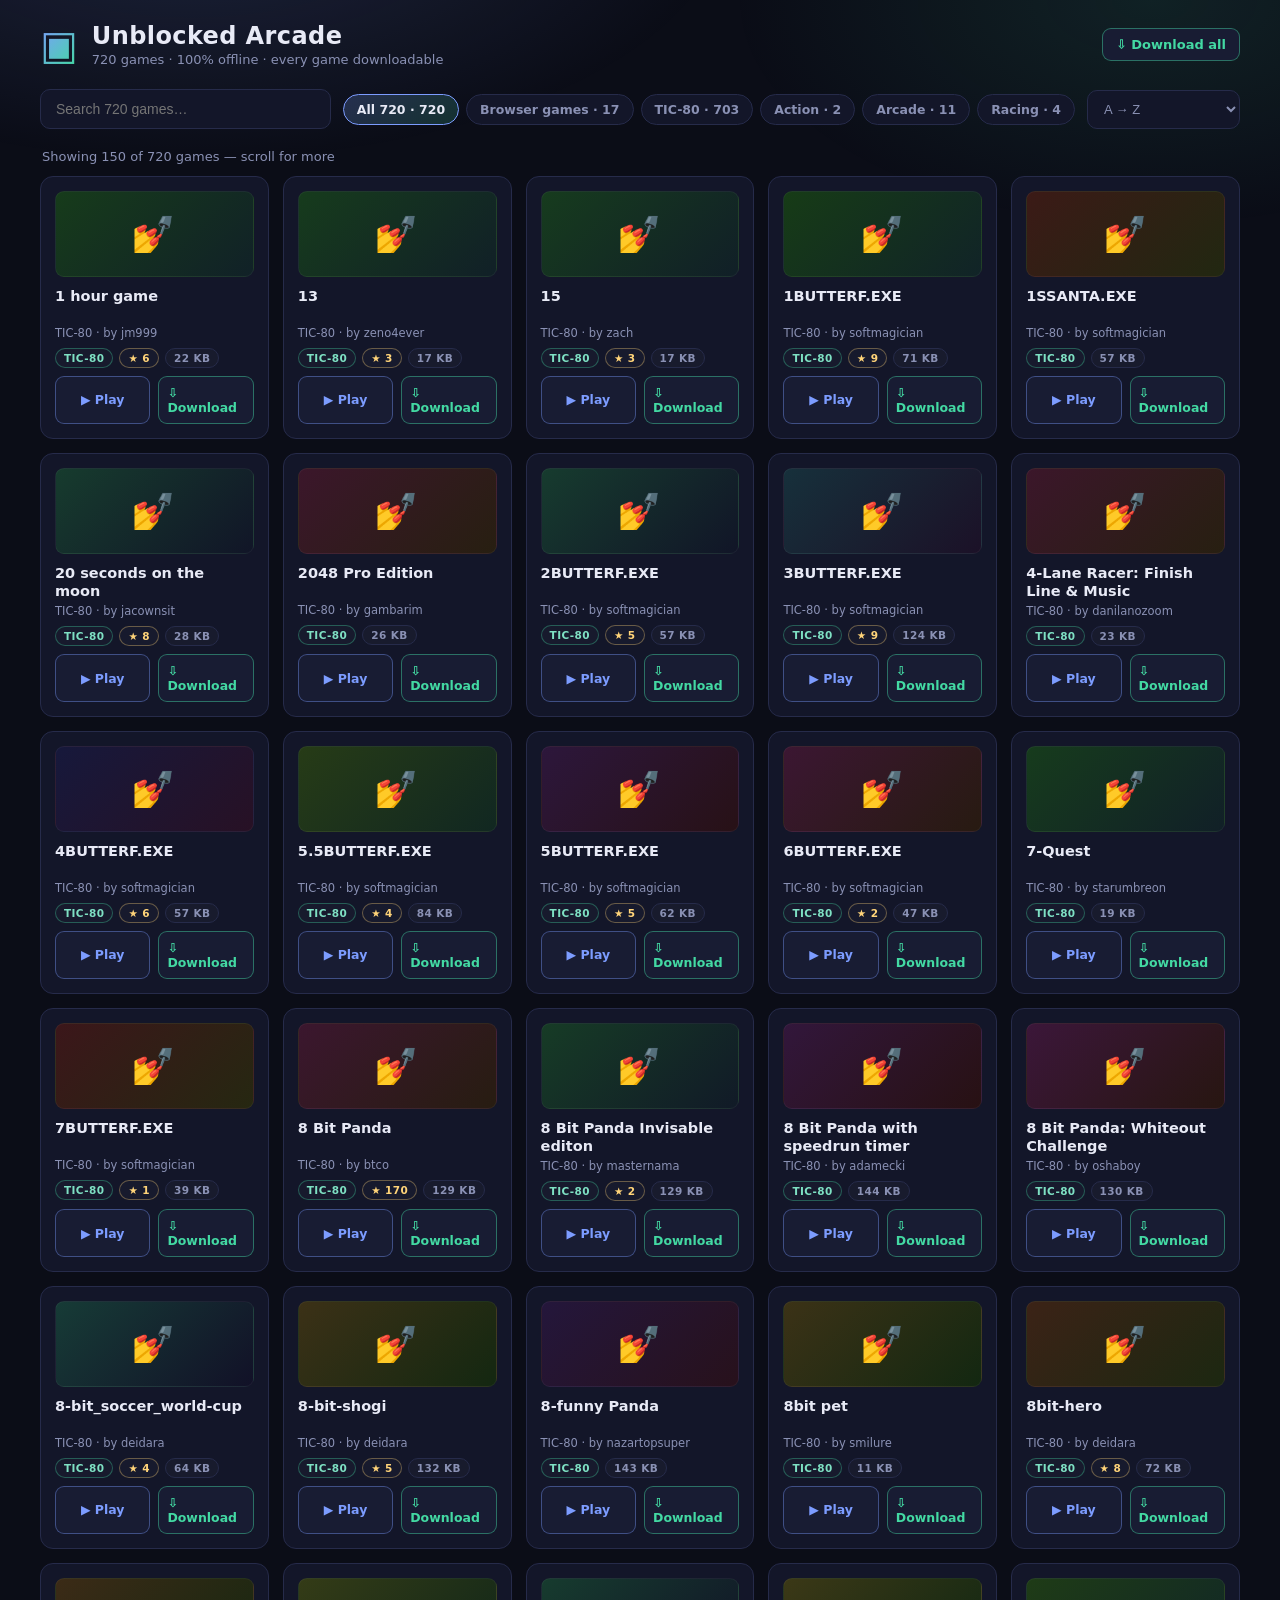
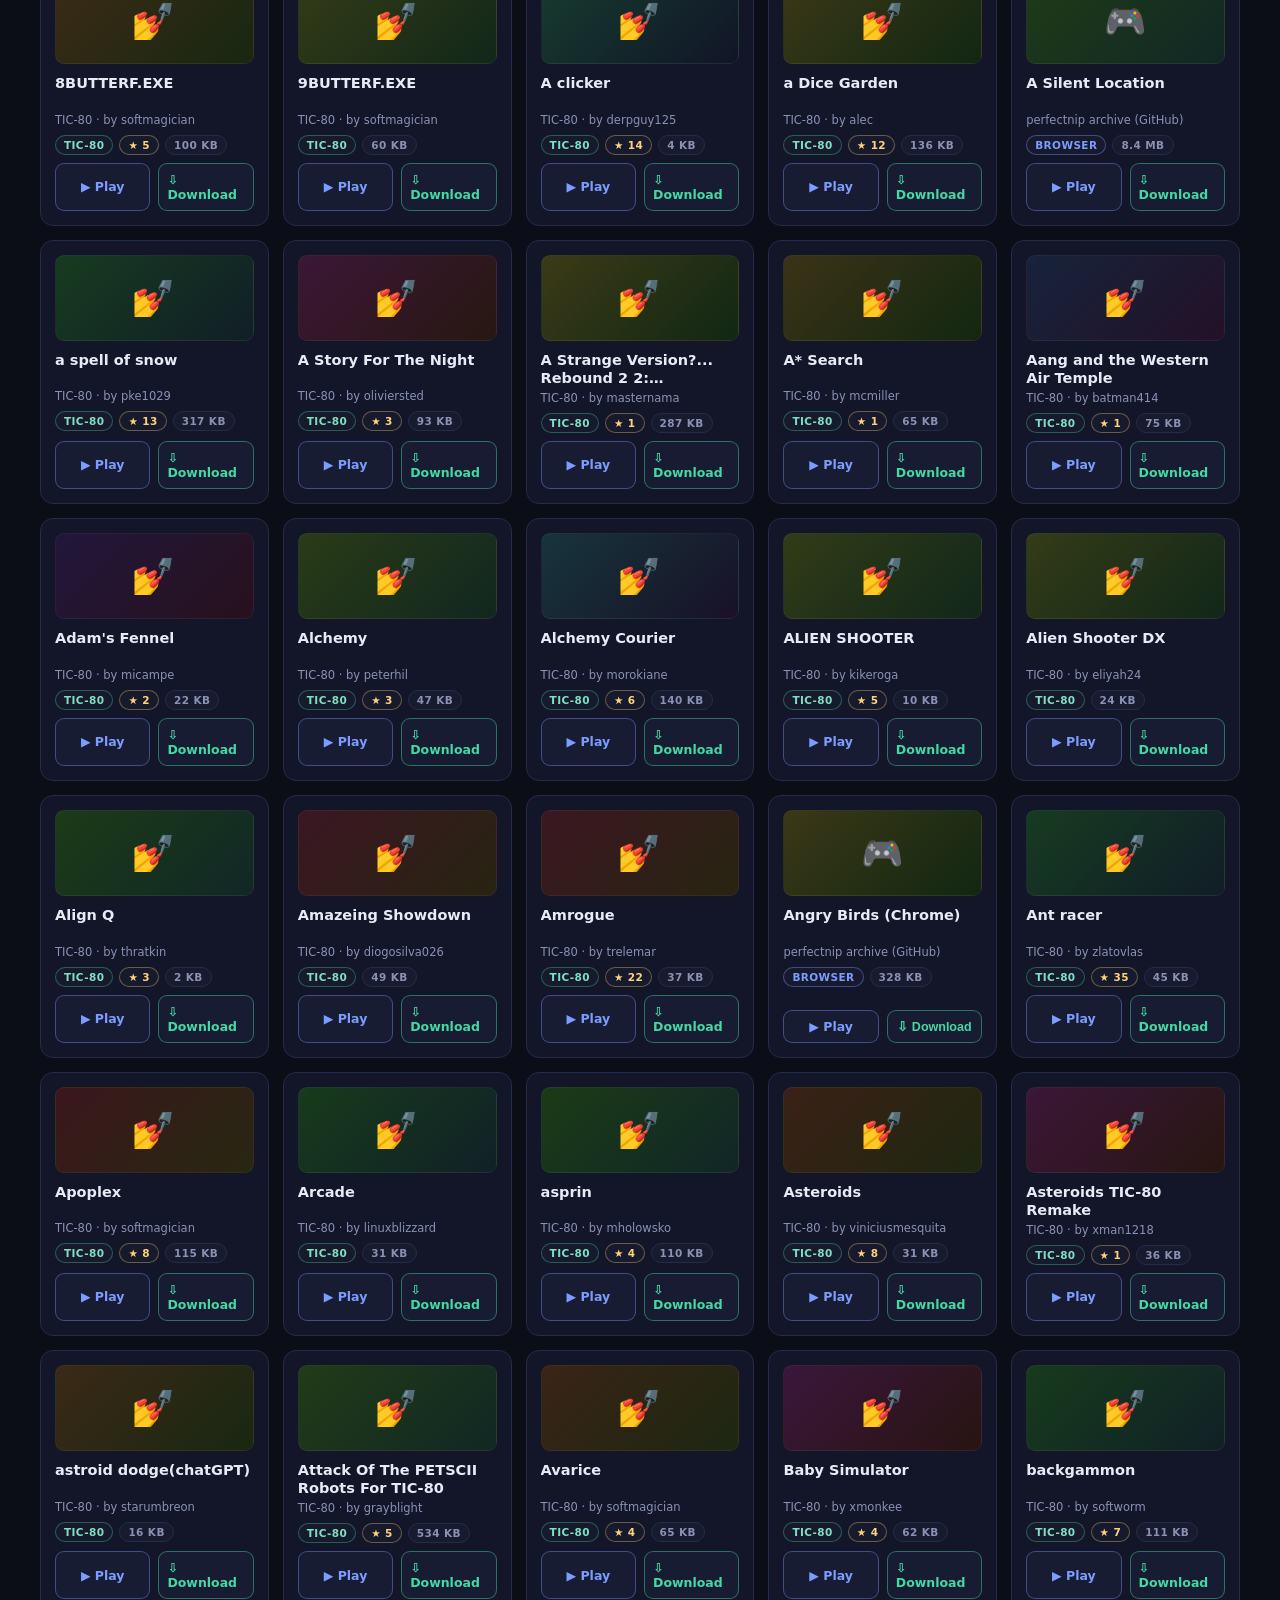
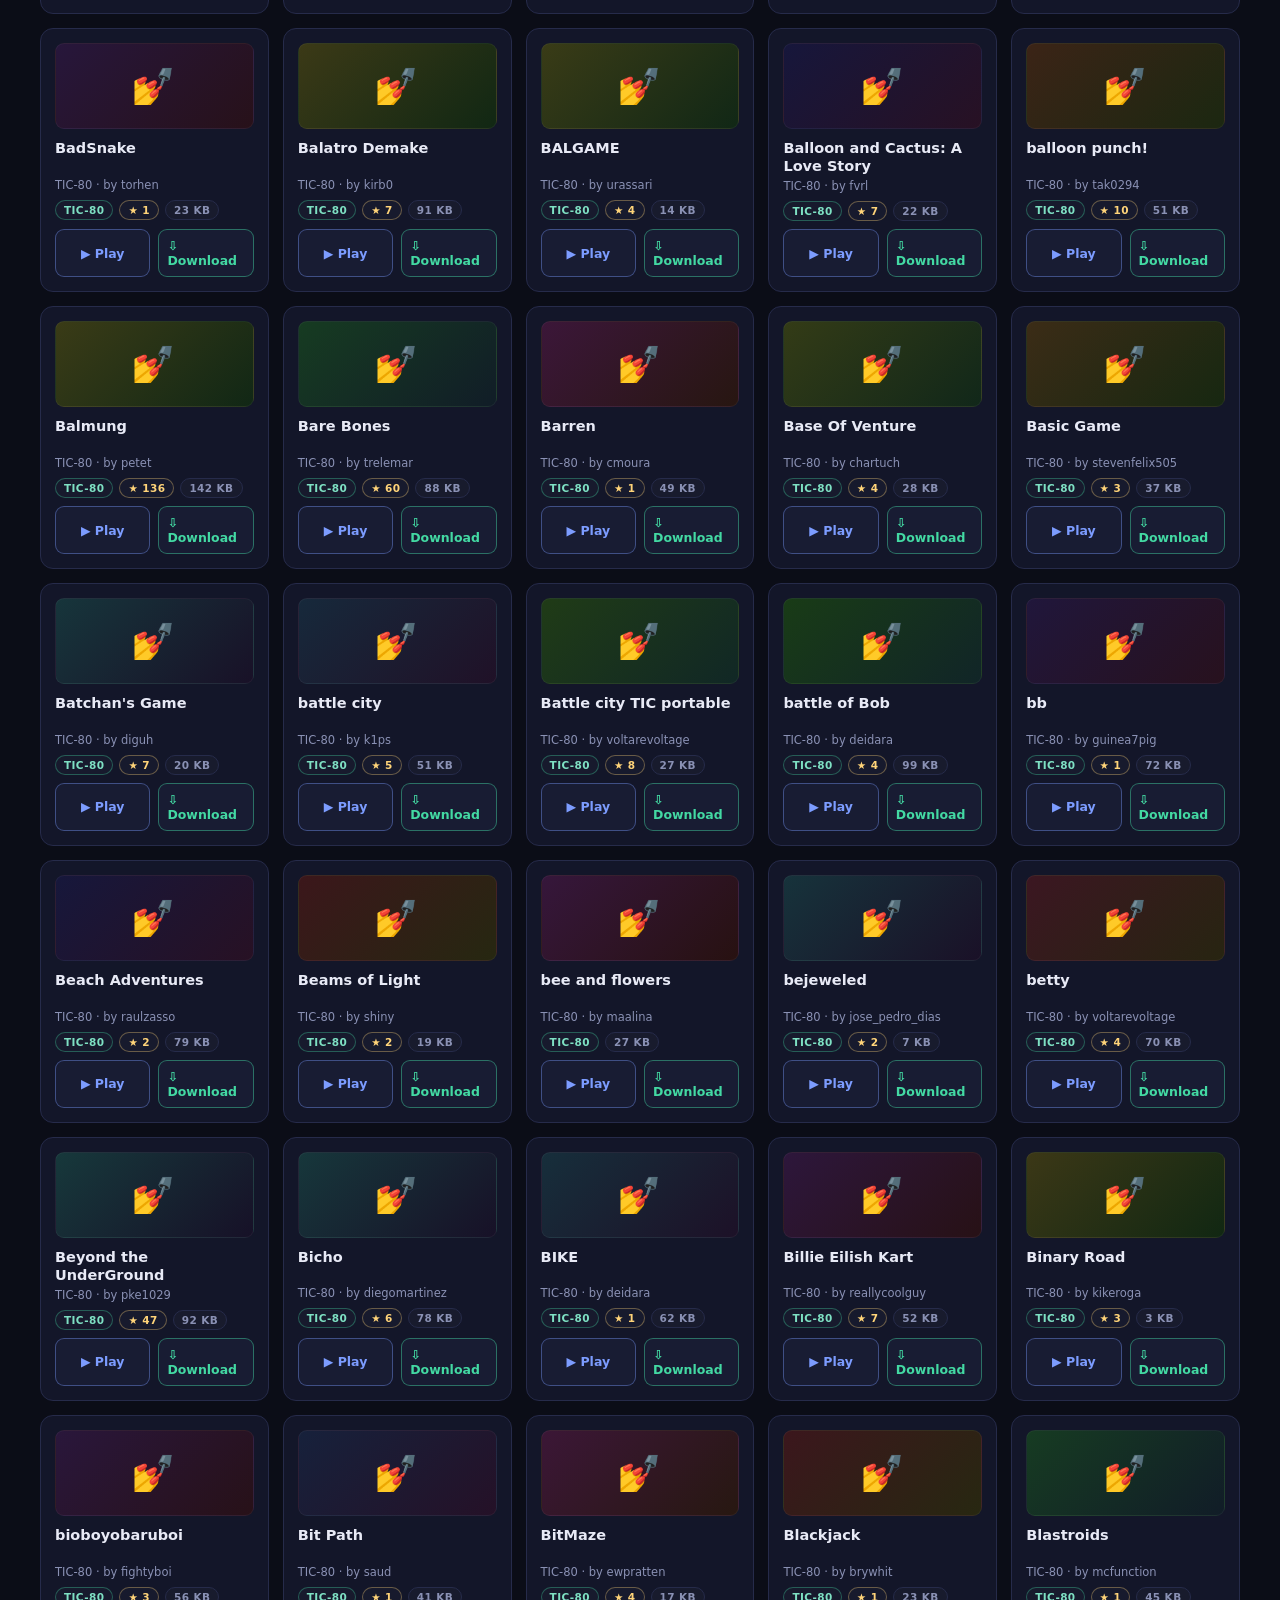
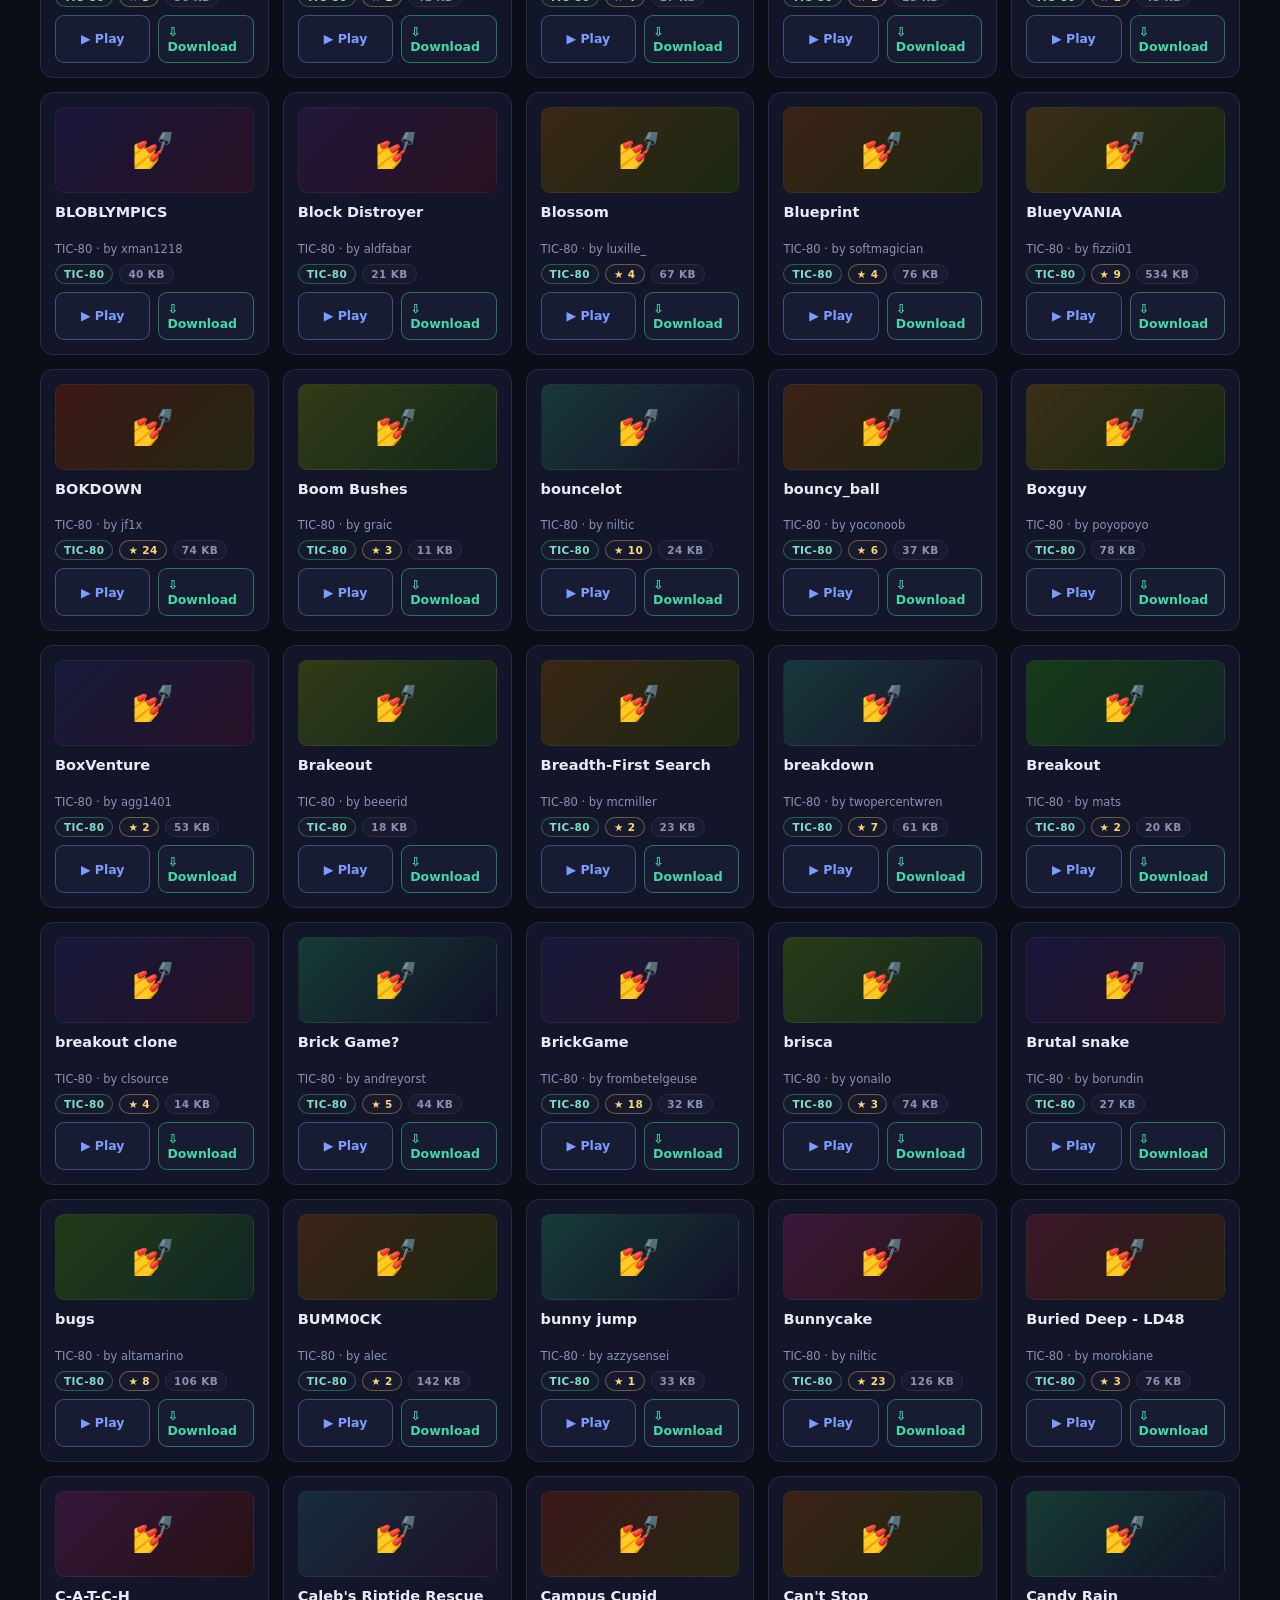
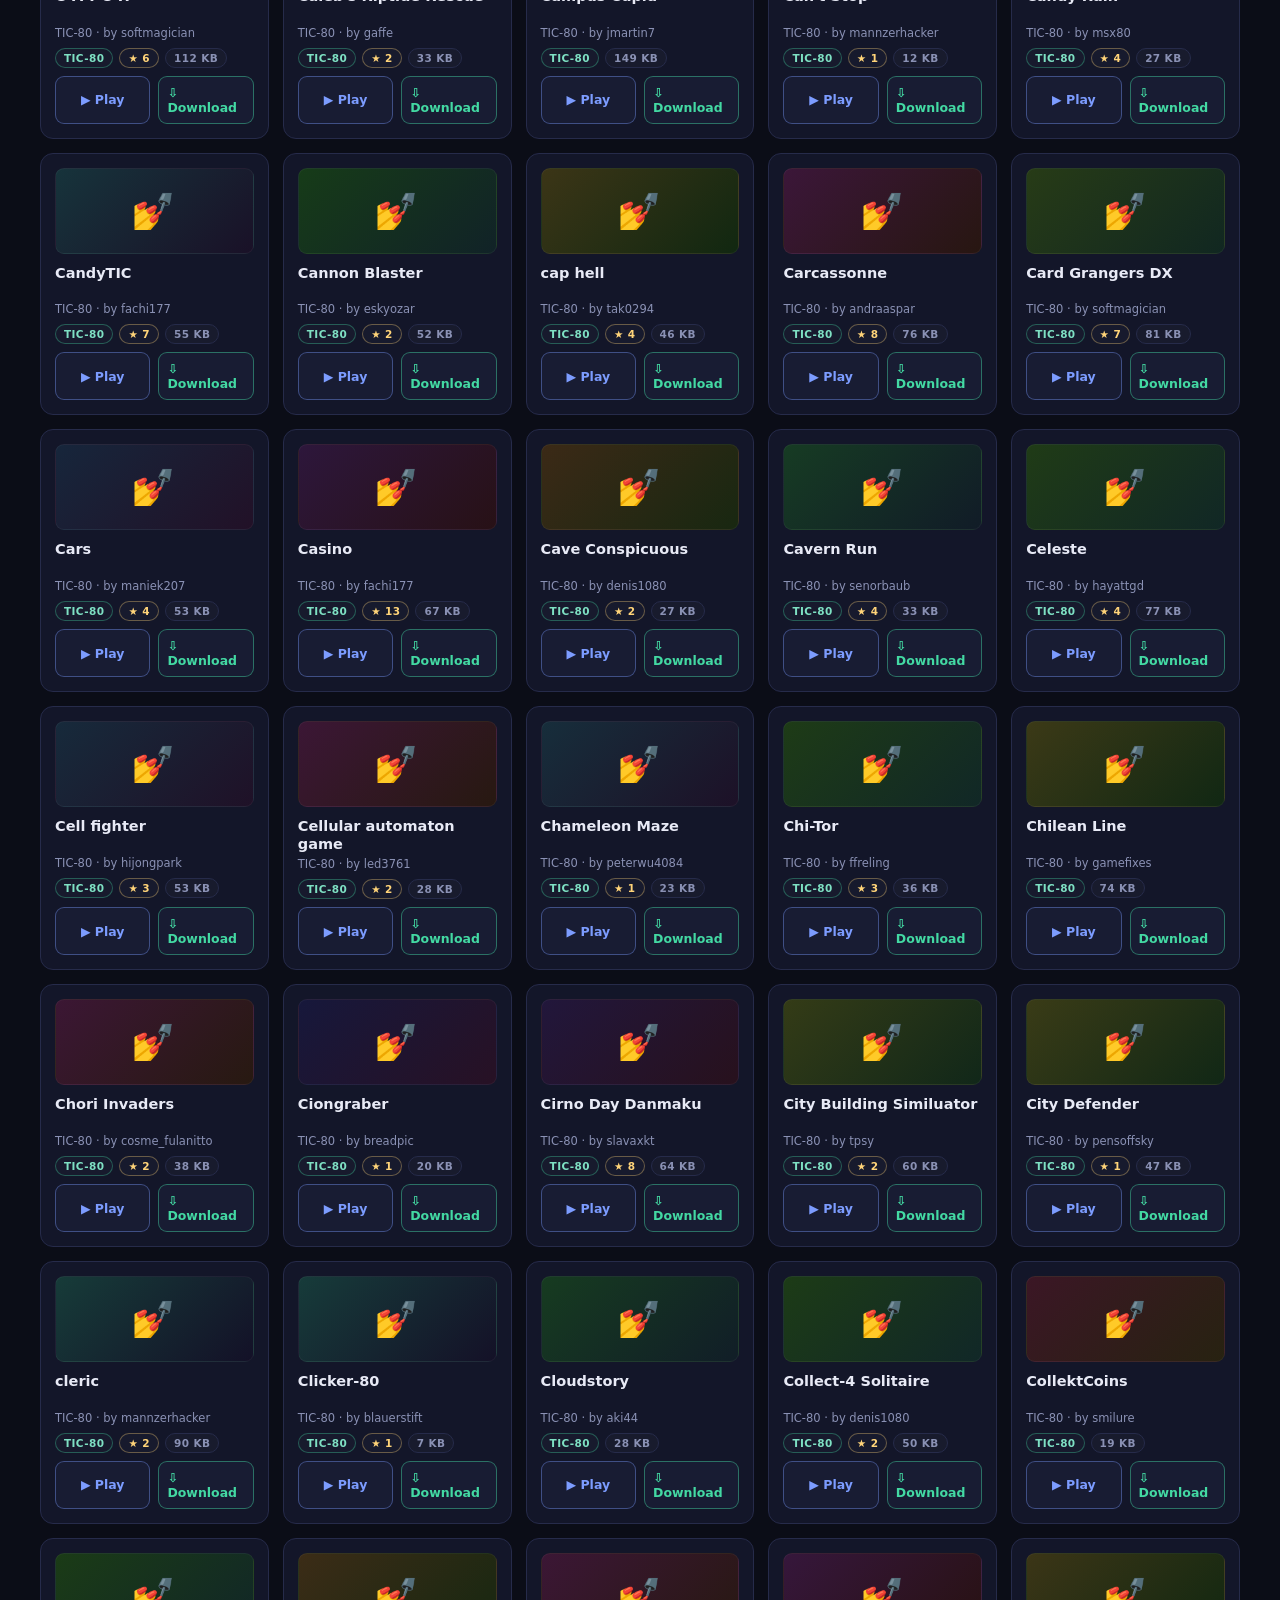
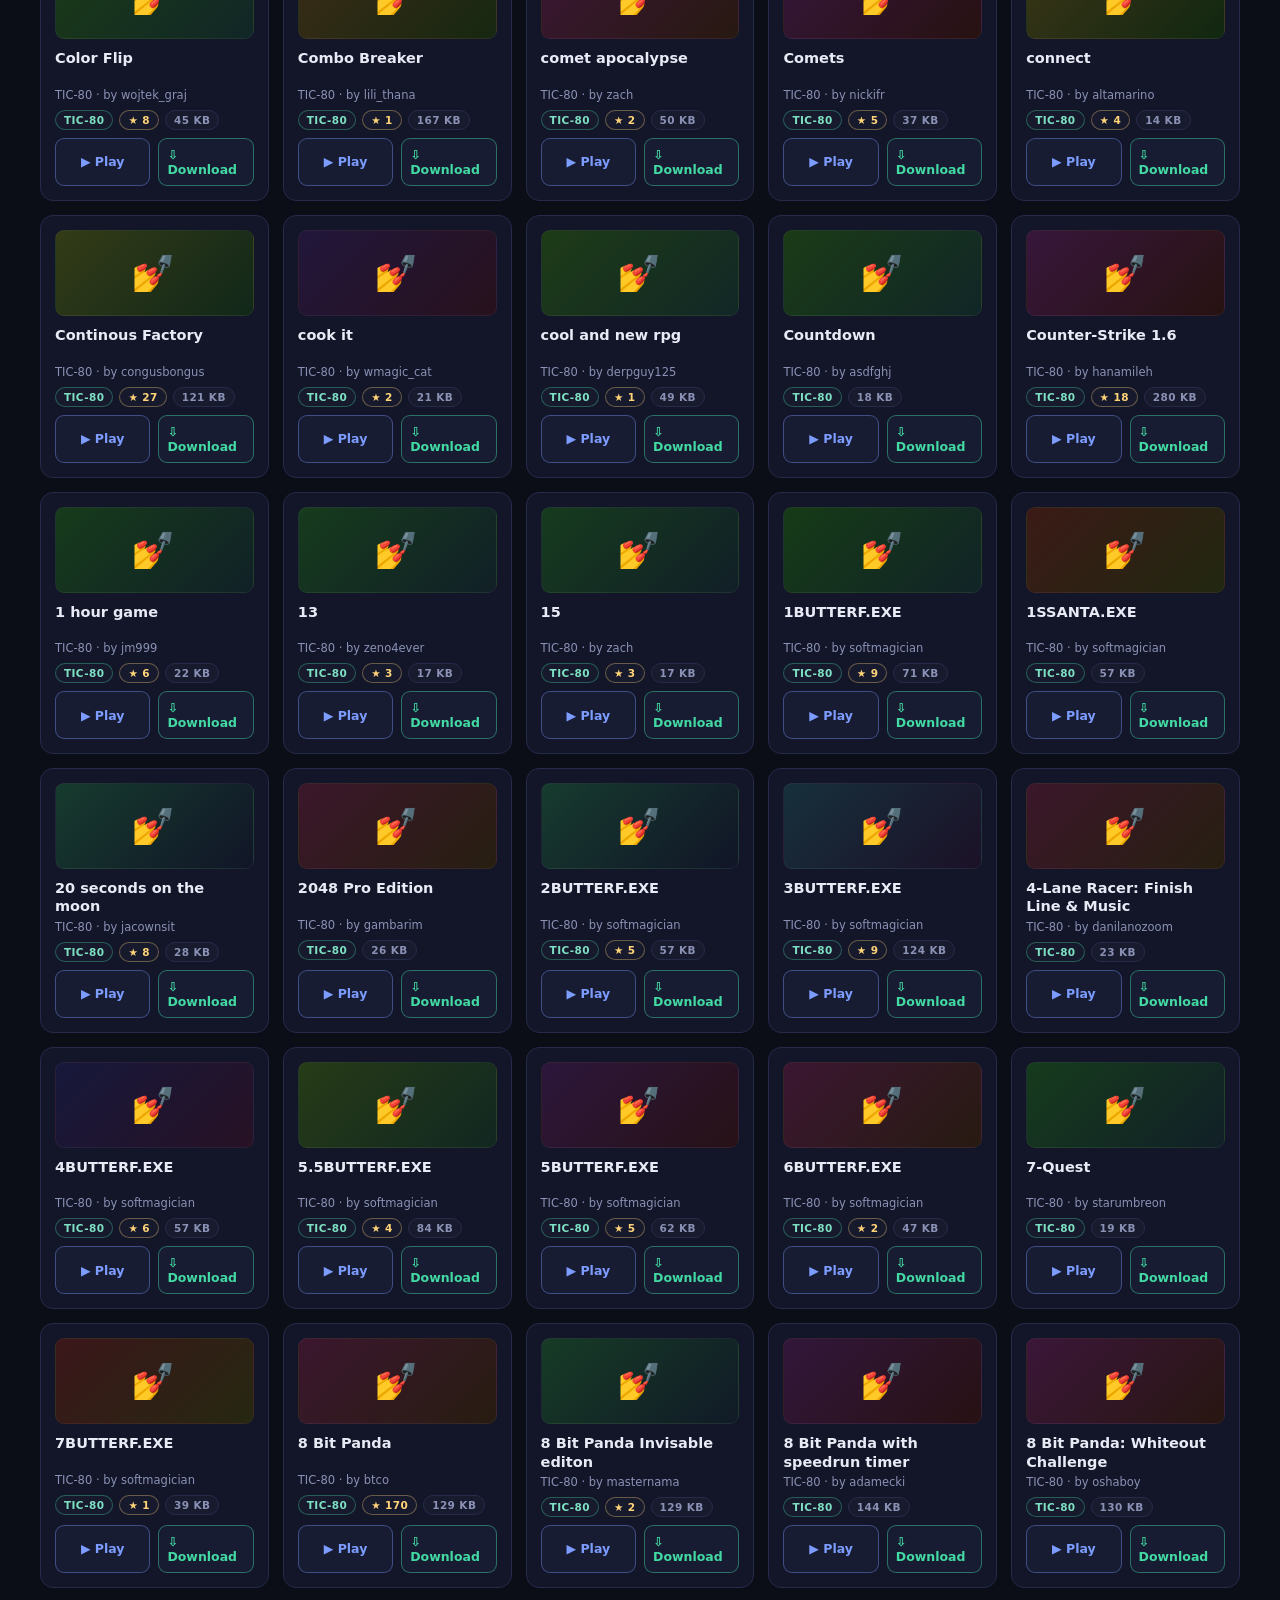
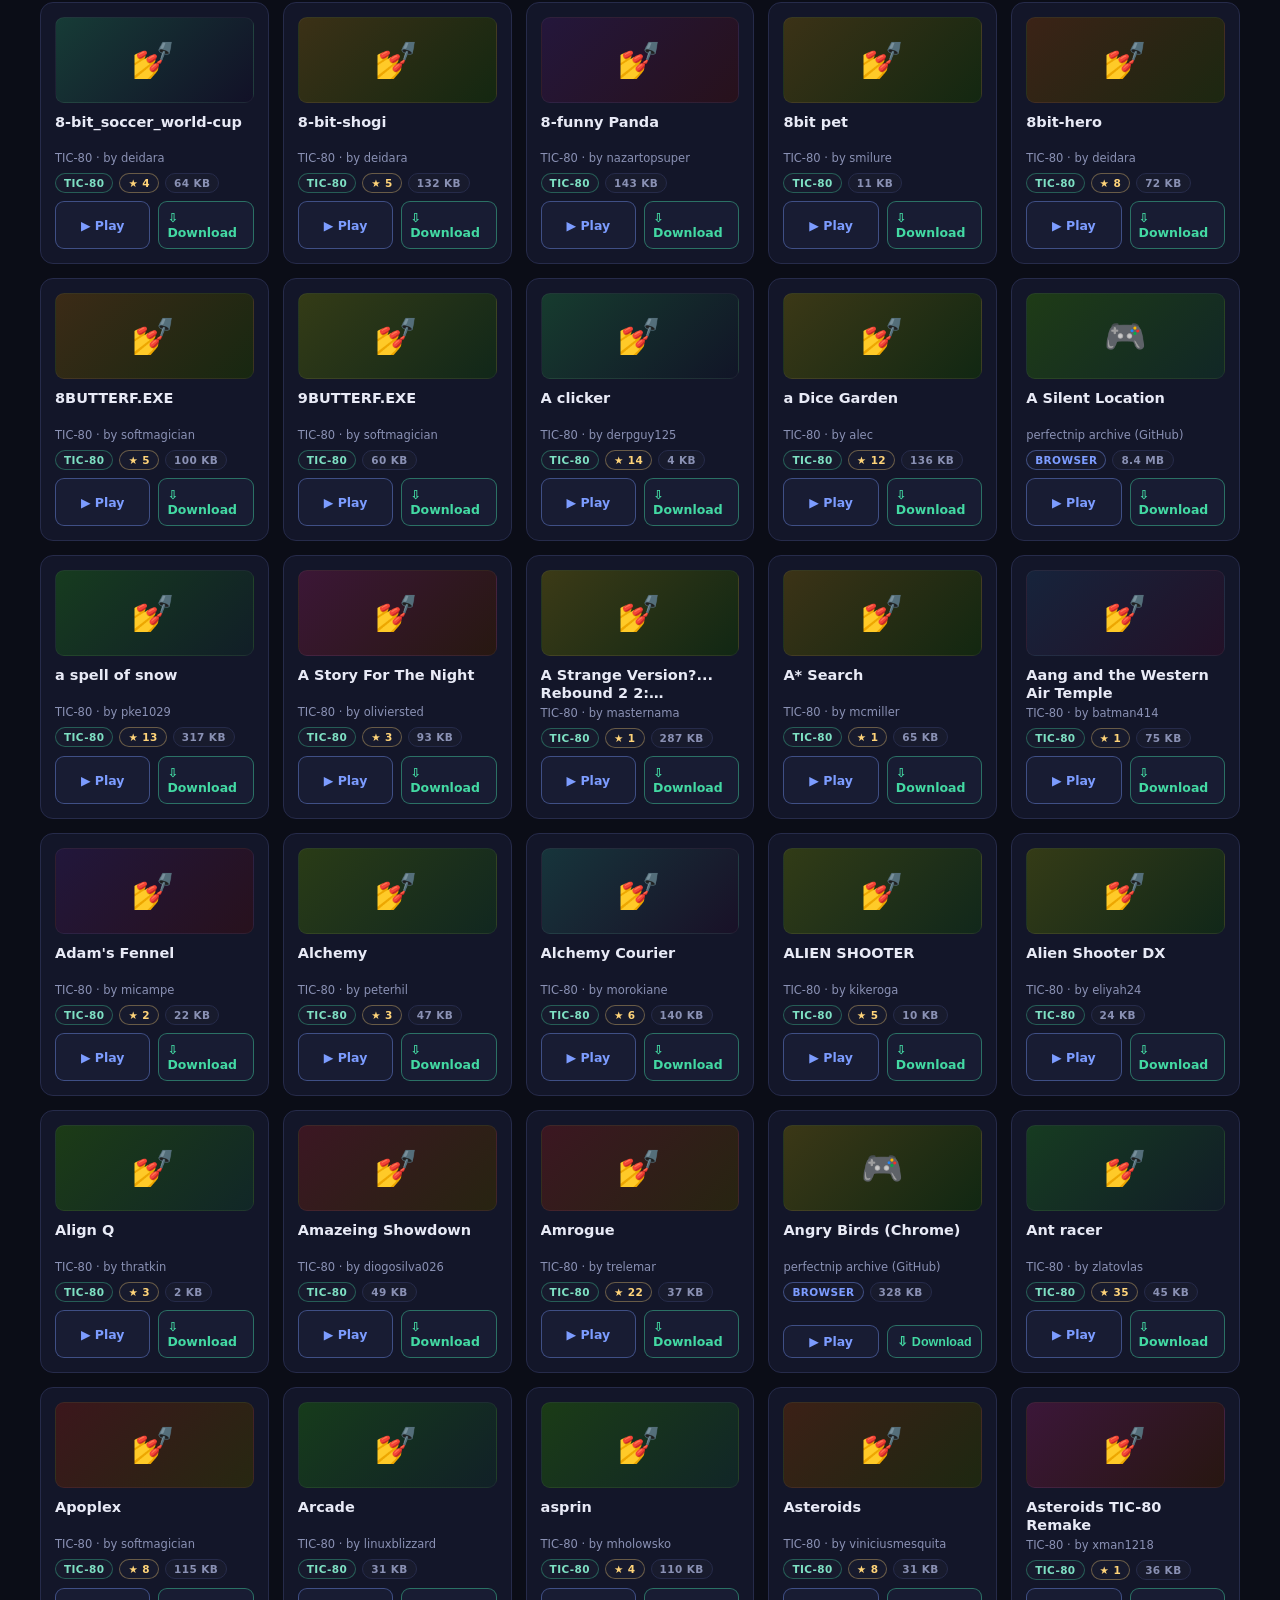
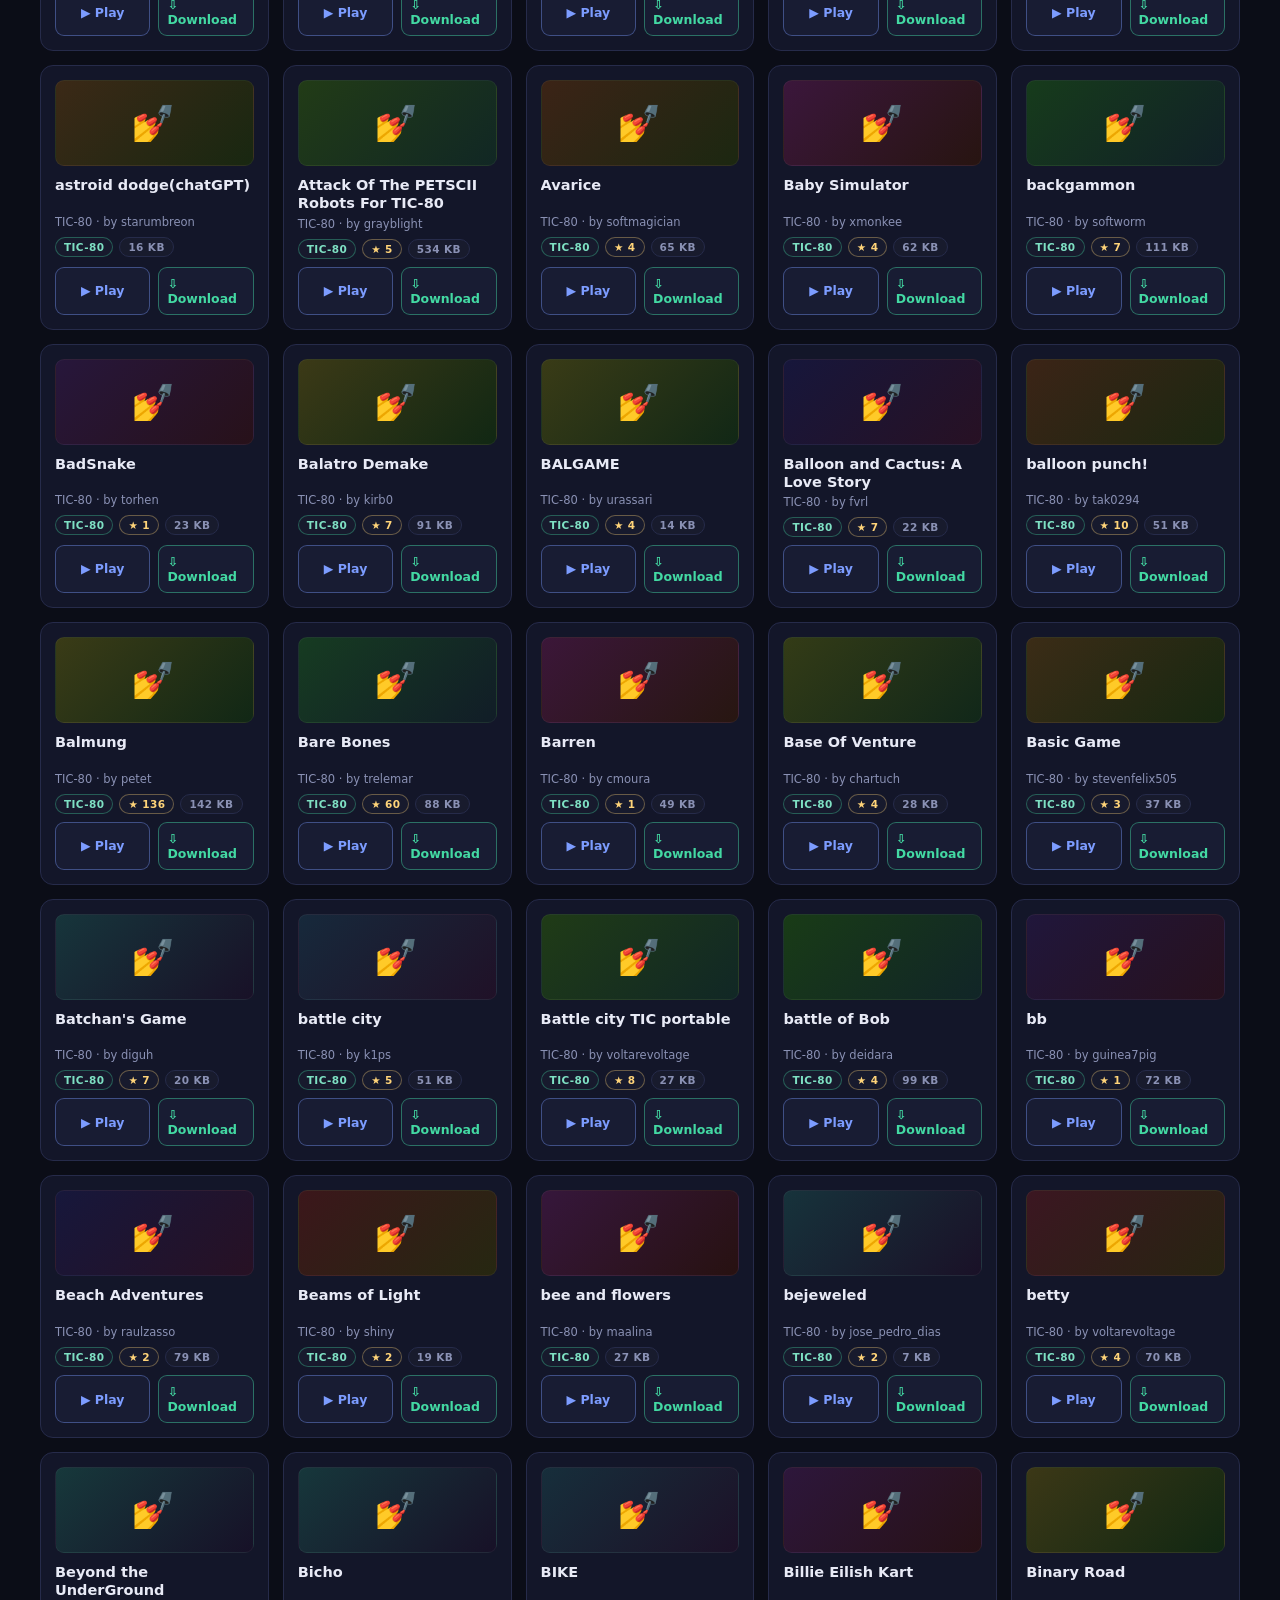
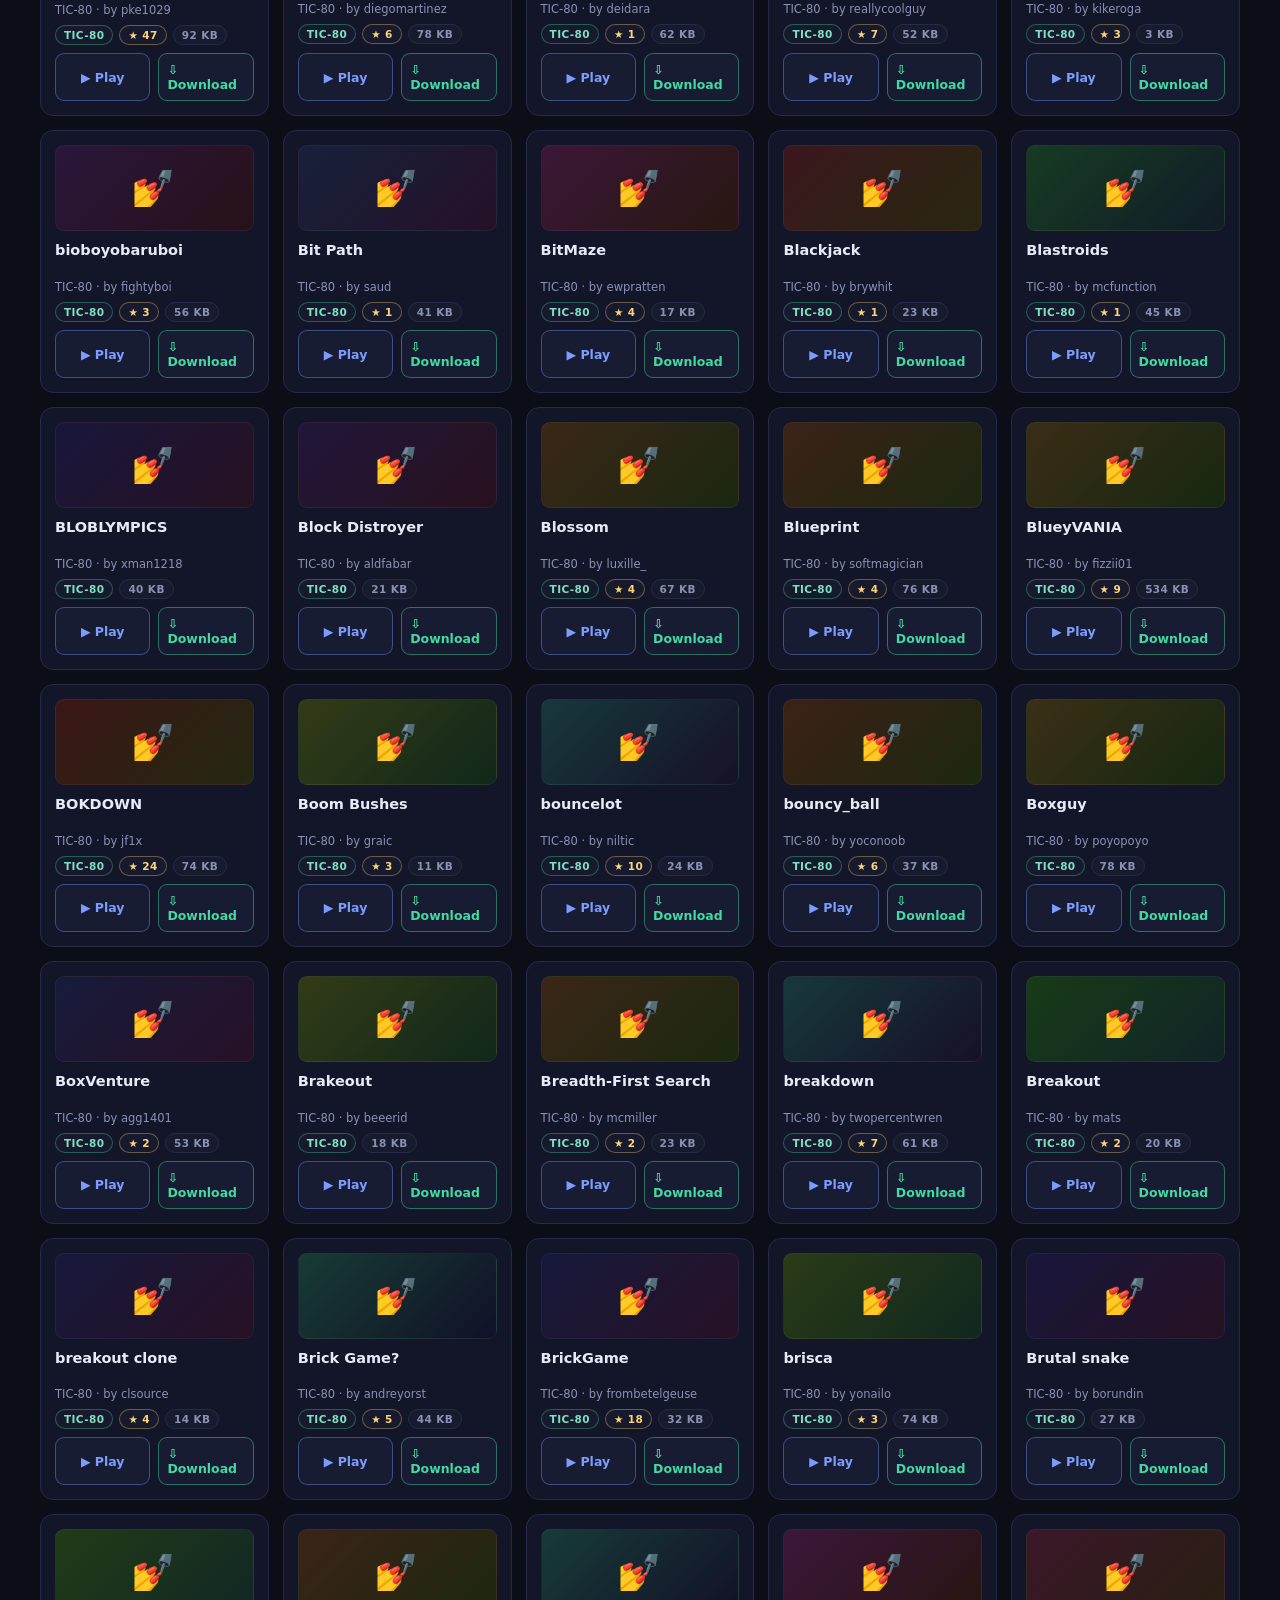
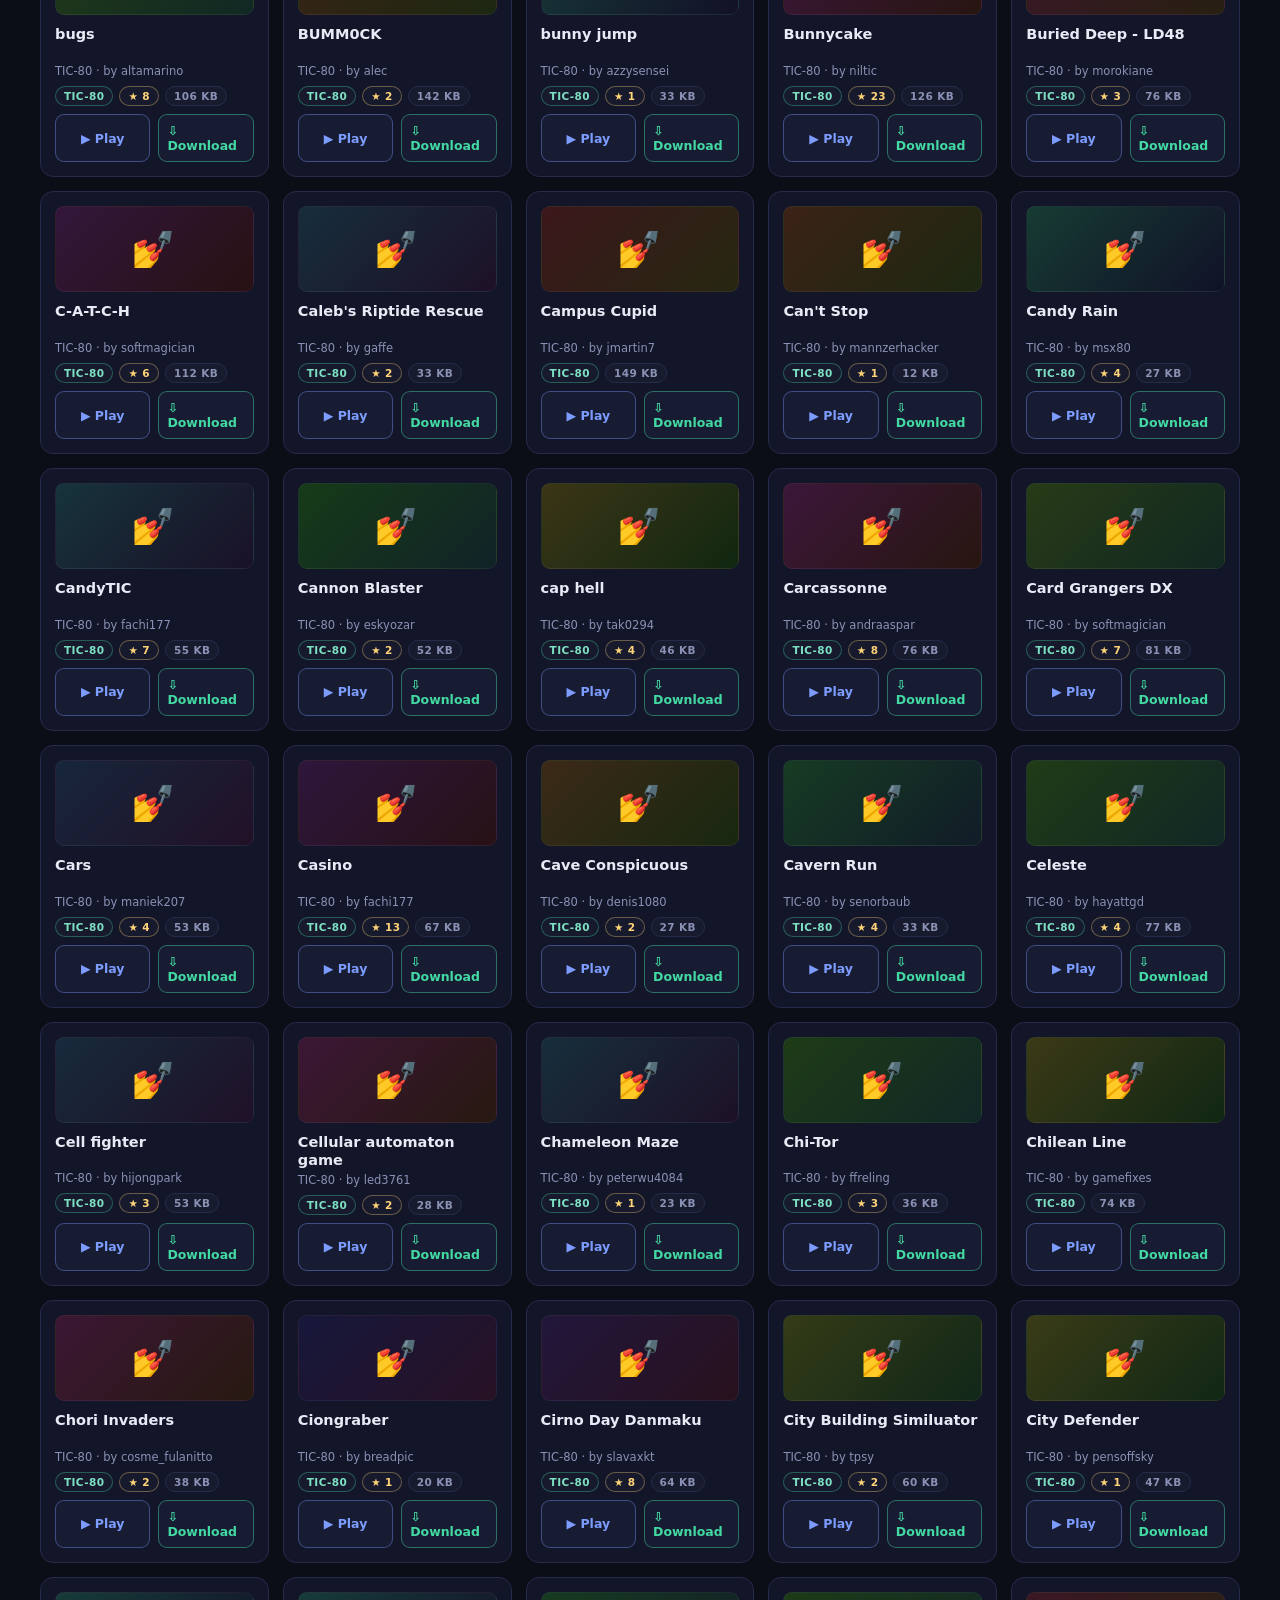
<file: index.html>
<!DOCTYPE html>
<html lang="en">
<head>
<meta charset="utf-8">
<meta name="viewport" content="width=device-width, initial-scale=1">
<title>Unblocked Arcade — 720 offline games</title>
<link rel="icon" href="data:image/svg+xml,%3Csvg xmlns='http://www.w3.org/2000/svg' viewBox='0 0 100 100'%3E%3Ctext y='.9em' font-size='90'%3E%F0%9F%8E%A8%3C/text%3E%3C/svg%3E">
<link rel="stylesheet" href="style.css">
</head>
<body>
<div class="bg-glow" aria-hidden="true"></div>

<header class="top">
  <div class="brand">
    <span class="logo">&#9635;</span>
    <div>
      <h1>Unblocked Arcade</h1>
      <p class="tagline">720 games &middot; 100% offline &middot; every game downloadable</p>
    </div>
  </div>
  <a class="btn btn-dl all-dl" href="downloads/all-games.zip" title="ZIP of the entire archive (built on first click)">
    &#8681; Download all
  </a>
</header>

<nav class="controls">
  <input id="search" type="search" placeholder="Search 720 games&hellip;" autocomplete="off" spellcheck="false">
  <div id="chips" class="chips"></div>
  <select id="sort" title="Sort">
    <option value="az">A &rarr; Z</option>
    <option value="za">Z &rarr; A</option>
    <option value="big">Largest</option>
    <option value="rated">Top rated (TIC-80)</option>
  </select>
</nav>

<main>
  <p id="count" class="count"></p>
  <div id="grid" class="grid"></div>
</main>

<footer>
  <p>
    All game files are served locally from this machine &mdash; no internet needed.
    Use <em>Download</em> on any card to save a copy (single files or ZIPs), or grab
    <a href="downloads/all-games.zip">the entire archive</a>.
  </p>
  <p class="fineprint">
    Games are sourced from public GitHub archives (perfectnip, nativegames, monkeygg2,
    entraptadoez, nesbox/tic80web). They remain the property of their respective authors
    and developers. This archive is for personal, offline use &mdash; please don&rsquo;t
    redistribute it publicly.
  </p>
</footer>

<script src="vendor/jszip.min.js"></script>
<script src="app.js"></script>
</body>
</html>
</file>
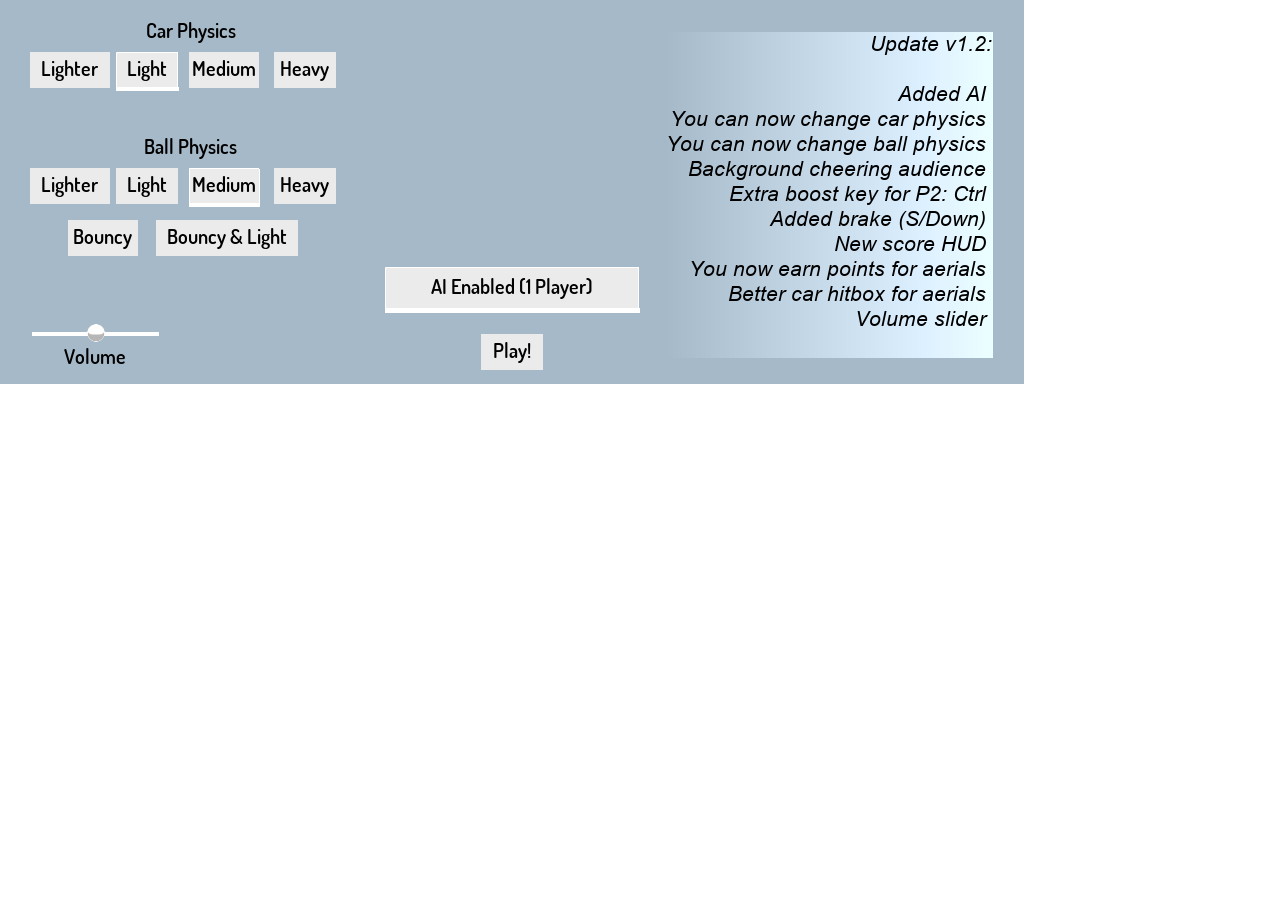
<file: games/rocket-league-2d/index.html>
<!DOCTYPE html>
<html lang="en">

<head>
  <!-- Generated by GameMaker:Studio http://www.yoyogames.com/gamemaker/studio -->
  <meta http-equiv="X-UA-Compatible" content="IE=edge" />
  <meta http-equiv="pragma" content="no-cache" />
  <meta name="apple-mobile-web-app-capable" content="yes" />
  <meta name="viewport" content="width=device-width, initial-scale=1.0, maximum-scale=1.0, user-scalable=0" />
  <meta name="apple-mobile-web-app-status-bar-style" content="black-translucent" />
  <meta charset="utf-8" />

  <!-- Set the title bar of the page -->
  <title>Created with GameMaker: Studio</title>

  <!-- Set the background colour of the document -->
  <style>
    body {
      background: #0;
      color: #cccccc;
      margin: 0px;
      padding: 0px;
      border: 0px;
    }

    canvas {
      image-rendering: optimizeSpeed;
      -webkit-interpolation-mode: nearest-neighbor;
      -ms-touch-action: none;
      margin: 0px;
      padding: 0px;
      border: 0px;
    }

    :-webkit-full-screen #canvas {
      width: 100%;
      height: 100%;
    }

    div.gm4html5_div_class {
      margin: 0px;
      padding: 0px;
      border: 0px;
    }

    /* START - Login Dialog Box */
    div.gm4html5_login {
      padding: 20px;
      position: absolute;
      border: solid 2px #000000;
      background-color: #404040;
      color: #00ff00;
      border-radius: 15px;
      box-shadow: #101010 20px 20px 40px;
    }

    div.gm4html5_cancel_button {
      float: right;
    }

    div.gm4html5_login_button {
      float: left;
    }

    div.gm4html5_login_header {
      text-align: center;
    }

    /* END - Login Dialog Box */
    :-webkit-full-screen {
      width: 100%;
      height: 100%;
    }
  </style>
</head>

<body>
  <div class="gm4html5_div_class" id="gm4html5_div_id">
    <!-- Create the canvas element the game draws to -->
    <canvas id="canvas" width="1024" height="384">
      <p>Your browser doesn't support HTML5 canvas.</p>
    </canvas>
  </div>

  <!-- Run the game code -->
  <script type="text/javascript" src="html5game/RocketLeague2D.js?XLEBC=1995985343"></script>
  <script>window.onload = GameMaker_Init;</script>
</body>

</html>
</file>
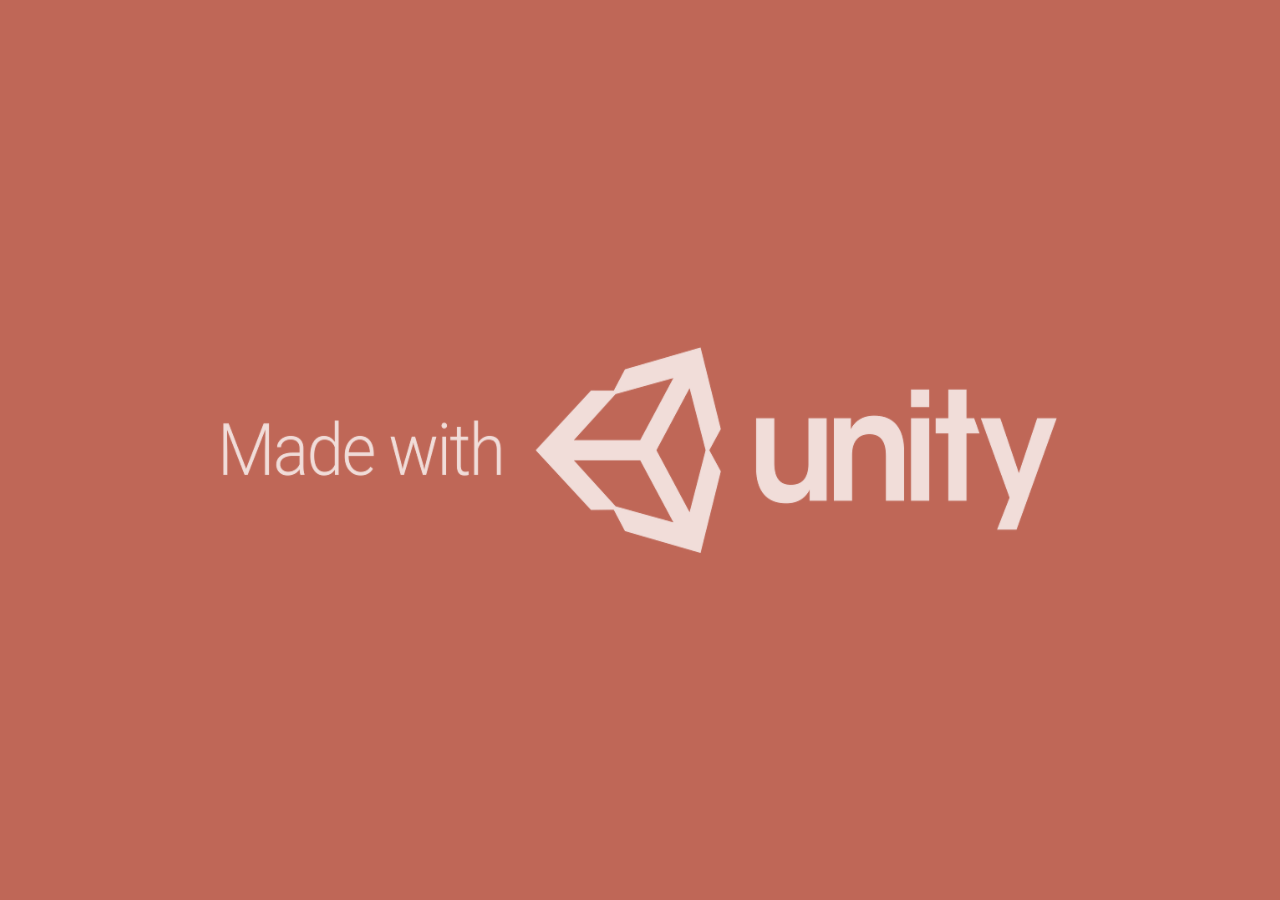
<file: games/rooftop-snipers/index.html>
<html>
<head>
  <title>Rooftop Snipers</title>
  
 <link rel="icon" sizes="192x192" href="img/thumb.png">
 <link rel="shortcut icon" href="img/thumb.png" type="image/x-icon"/>
 <link rel="apple-touch-icon" href="img/thumb.png" type="image/x-icon"/>
  
   <meta name="viewport" content="width=device-width, initial-scale=1.0">
   <meta content="#000000" data-react-helmet="true" name="theme-color" />
   <meta name="title" content="Rooftop Snipers">
   <meta name="description" content="Rooftop Snipers is a pixel-style shooting game where you have to shoot famous characters off of the roof. You can play in single or two-player mode, against the Joker, Mr. T, and John Wayne. During each duel, you have to jump forwards and backwards to dodge bullets. Look out for the tomahawks and beach balls in Rooftop Snipers.">
   <meta name="keywords" content="games, ad blocker, trolls, unblocked games, web games, online games, fun, tags">
   <meta name="robots" content="index, follow">
   <meta http-equiv="Content-Type" content="text/html; charset=utf-8">
   <meta name="language" content="English">
   <meta name="revisit-after" content="1 days">
  
    <link rel="stylesheet" href="TemplateData/style.css">
    <script src="TemplateData/UnityProgress.js"></script>
    <script src="TemplateData/UnityLoader.js"></script>
    <script>
        var gameInstance = UnityLoader.instantiate("gameContainer", "Build/rooftop-snipers.json", { onProgress: UnityProgress, Module: { onRuntimeInitialized: function() { UnityProgress(gameInstance, "complete") } } });
    </script>
</head>
<body style="margin: 0; overflow: hidden;">
    <div class="webgl-content">
        <div id="gameContainer" style="width: 100%; height: 100%; margin: 0;"></div>
    </div>
</body>
</html>
</file>
<file: style.css>
:root {
  color-scheme: dark;
  --bg: #0b0d17;
  --panel: #131629;
  --panel-2: #181c33;
  --line: #262b4a;
  --text: #e8eaf6;
  --muted: #8a91b4;
  --accent: #7c9cff;
  --accent-2: #43d9a3;
  --hot: #ff7a90;
}

* { box-sizing: border-box; }

html, body { margin: 0; padding: 0; }

body {
  background: var(--bg);
  color: var(--text);
  font-family: system-ui, -apple-system, "Segoe UI", Roboto, Helvetica, Arial, sans-serif;
  min-height: 100vh;
}

.bg-glow {
  position: fixed; inset: 0; pointer-events: none; z-index: 0;
  background:
    radial-gradient(900px 420px at 15% -10%, rgba(124, 156, 255, .16), transparent 60%),
    radial-gradient(700px 380px at 90% 0%, rgba(67, 217, 163, .10), transparent 60%);
}

header.top {
  position: relative; z-index: 1;
  display: flex; align-items: center; justify-content: space-between; gap: 16px;
  max-width: 1240px; margin: 0 auto; padding: 22px 20px 10px;
  flex-wrap: wrap;
}

.brand { display: flex; align-items: center; gap: 14px; }

.logo {
  font-size: 40px; line-height: 1;
  background: linear-gradient(135deg, var(--accent), var(--accent-2));
  -webkit-background-clip: text; background-clip: text; color: transparent;
}

.brand h1 { margin: 0; font-size: 24px; letter-spacing: .4px; }

.tagline { margin: 2px 0 0; color: var(--muted); font-size: 13px; }

.btn {
  display: inline-flex; align-items: center; gap: 7px;
  border: 1px solid var(--line); border-radius: 9px;
  background: var(--panel-2); color: var(--text);
  padding: 8px 13px; font-size: 13px; font-weight: 600;
  text-decoration: none; cursor: pointer;
  transition: transform .08s ease, border-color .15s ease, background .15s ease;
}
.btn:hover { border-color: var(--accent); transform: translateY(-1px); }
.btn:active { transform: translateY(0); }

.btn-dl { border-color: rgba(67, 217, 163, .45); color: var(--accent-2); }
.btn-dl:hover { border-color: var(--accent-2); }

.controls {
  position: relative; z-index: 1;
  max-width: 1240px; margin: 0 auto; padding: 12px 20px 4px;
  display: flex; gap: 12px; align-items: center; flex-wrap: wrap;
}

#search {
  flex: 1 1 260px; min-width: 220px;
  background: var(--panel); color: var(--text);
  border: 1px solid var(--line); border-radius: 10px;
  padding: 11px 15px; font-size: 14px; outline: none;
}
#search:focus { border-color: var(--accent); }

.chips { display: flex; gap: 7px; flex-wrap: wrap; }

.chip {
  border: 1px solid var(--line); background: var(--panel);
  color: var(--muted); border-radius: 999px;
  padding: 7px 13px; font-size: 12.5px; font-weight: 600;
  cursor: pointer; user-select: none; white-space: nowrap;
}
.chip:hover { color: var(--text); border-color: var(--accent); }
.chip.active {
  background: linear-gradient(135deg, rgba(124,156,255,.22), rgba(67,217,163,.18));
  border-color: var(--accent); color: var(--text);
}

#sort {
  background: var(--panel); color: var(--muted);
  border: 1px solid var(--line); border-radius: 10px;
  padding: 10px 12px; font-size: 13px; outline: none;
}

main { position: relative; z-index: 1; max-width: 1240px; margin: 0 auto; padding: 10px 20px 40px; }

.count { color: var(--muted); font-size: 13px; margin: 6px 2px 12px; }

.grid {
  display: grid; gap: 14px;
  grid-template-columns: repeat(auto-fill, minmax(190px, 1fr));
}

.card {
  display: flex; flex-direction: column; gap: 8px;
  background: var(--panel); border: 1px solid var(--line);
  border-radius: 13px; padding: 14px;
  transition: transform .1s ease, border-color .15s ease, box-shadow .15s ease;
}
.card:hover {
  transform: translateY(-3px);
  border-color: #3a4170;
  box-shadow: 0 10px 30px rgba(0, 0, 0, .45);
}

.card .thumb {
  height: 86px; border-radius: 9px; margin-bottom: 2px;
  display: flex; align-items: center; justify-content: center;
  font-size: 34px; letter-spacing: 2px;
  background: linear-gradient(135deg, hsl(var(--h, 222) 45% 16%), hsl(var(--h2, 160) 40% 11%));
  border: 1px solid rgba(255,255,255,.05);
  user-select: none;
}

.card h3 {
  margin: 0; font-size: 14.5px; line-height: 1.25; min-height: 2.4em;
  display: -webkit-box; -webkit-line-clamp: 2; -webkit-box-orient: vertical; overflow: hidden;
}

.card .by { color: var(--muted); font-size: 11.5px; margin-top: -4px; }

.badges { display: flex; gap: 6px; flex-wrap: wrap; }

.badge {
  font-size: 10.5px; font-weight: 700; letter-spacing: .4px;
  padding: 3px 8px; border-radius: 999px;
  border: 1px solid var(--line); color: var(--muted); background: rgba(255,255,255,.02);
}
.badge.tic { color: #7ee0c3; border-color: rgba(67,217,163,.35); }
.badge.browser { color: var(--accent); border-color: rgba(124,156,255,.4); }
.badge.rated { color: #ffd479; border-color: rgba(255,212,121,.35); }

.card .actions { display: flex; gap: 8px; margin-top: auto; }

.card .actions .btn { flex: 1; justify-content: center; padding: 8px 8px; font-size: 12.5px; }
.btn-play { border-color: rgba(124,156,255,.4); color: var(--accent); }
.btn-play:hover { border-color: var(--accent); }

footer {
  position: relative; z-index: 1;
  max-width: 1240px; margin: 0 auto; padding: 8px 20px 34px;
  color: var(--muted); font-size: 13px; line-height: 1.55;
  border-top: 1px solid var(--line);
}
footer a { color: var(--accent); }
.fineprint { font-size: 11.5px; color: #5f6588; }

@media (max-width: 560px) {
  .grid { grid-template-columns: repeat(auto-fill, minmax(150px, 1fr)); }
  .card .thumb { height: 64px; font-size: 26px; }
}
</file>
<file: games/rooftop-snipers/TemplateData/style.css>
.webgl-content * {border: 0; margin: 0; padding: 0}


.webgl-content .logo, .progress {position: absolute; left: 50%; top: 50%; -webkit-transform: translate(-50%, -50%); transform: translate(-50%, -50%);}
.webgl-content .logo {background: url('progressLogo.Light.png') no-repeat center / contain; width: 154px; height: 130px;}
.webgl-content .progress {height: 18px; width: 141px; margin-top: 90px;}
.webgl-content .progress .empty {background: url('progressEmpty.Light.png') no-repeat right / cover; float: right; width: 100%; height: 100%; display: inline-block;}
.webgl-content .progress .full {background: url('progressFull.Light.png') no-repeat left / cover; float: left; width: 0%; height: 100%; display: inline-block;}

.webgl-content .logo.Dark {background-image: url('progressLogo.Dark.png');}
.webgl-content .progress.Dark .empty {background-image: url('progressEmpty.Dark.png');}
.webgl-content .progress.Dark .full {background-image: url('progressFull.Dark.png');}

.webgl-content .footer {margin-top: 5px; height: 38px; line-height: 38px; font-family: Helvetica, Verdana, Arial, sans-serif; font-size: 18px;} 
.webgl-content .footer .webgl-logo, .title, .fullscreen {height: 100%; display: inline-block; background: transparent center no-repeat;} 
.webgl-content .footer .webgl-logo {background-image: url('webgl-logo.png'); width: 204px; float: left;}
.webgl-content .footer .title {margin-right: 10px; float: right;}
.webgl-content .footer .fullscreen {background-image: url('fullscreen.png'); width: 38px; float: right;}
</file>
